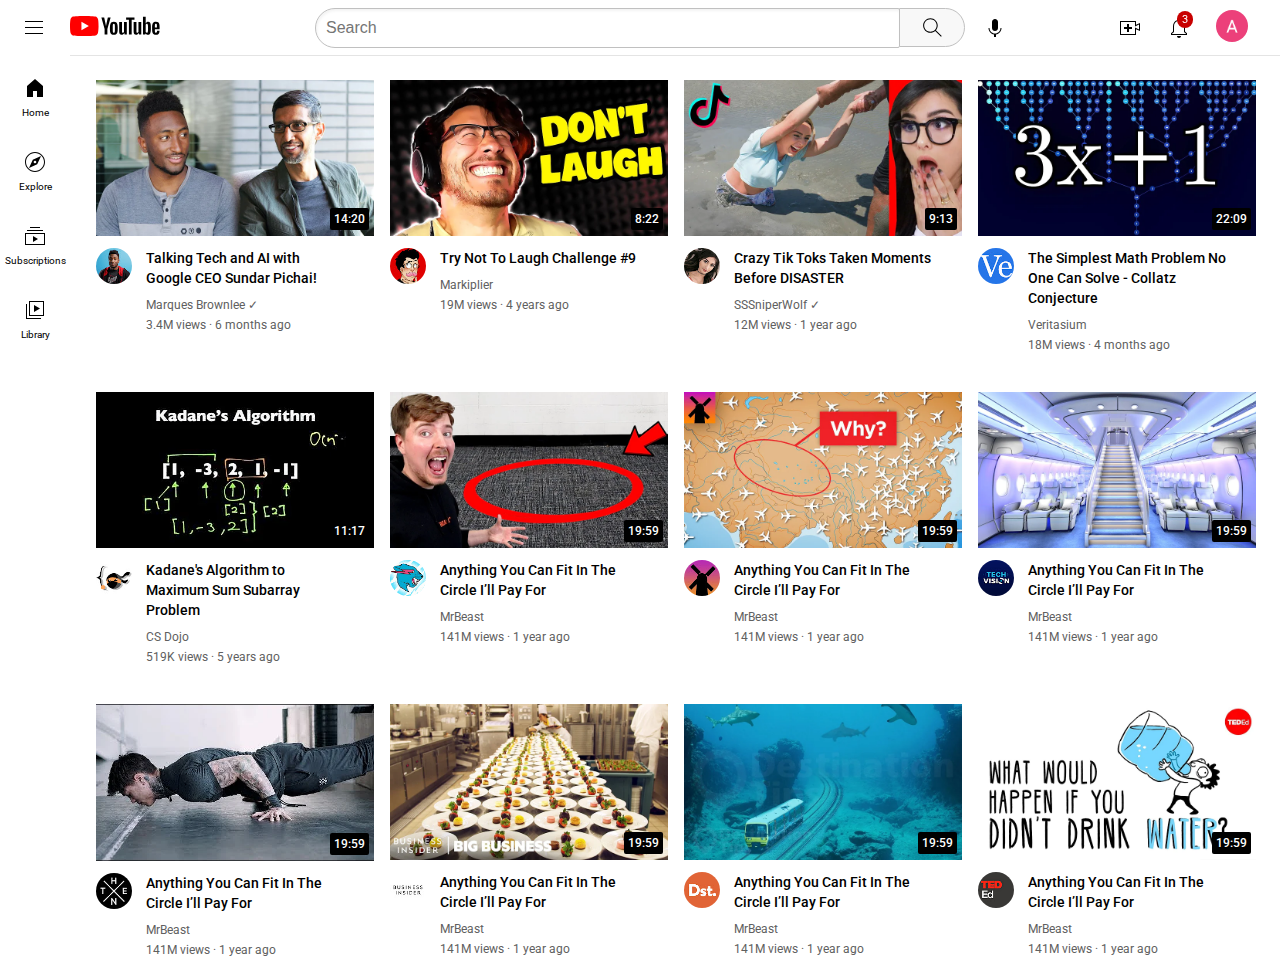
<file: index.html>
<!DOCTYPE html>
<html>

<head>
    <title>Youtube.com Clone</title>
    <link rel="preconnect" href="https://fonts.googleapis.com">
    <link rel="preconnect" href="https://fonts.gstatic.com" crossorigin>
    <link href="https://fonts.googleapis.com/css2?family=Roboto:wght@400;500;700&display=swap" rel="stylesheet">
    <link rel="stylesheet" href="video.css">
    <link rel="stylesheet" href="header.css " >
    <link rel="stylesheet" href="sidebar.css">
    <link rel="stylesheet" href="general.css">
</head>

<body>
    <!-- header begins -->
   
    <header class="header">
       
        <div class="left-section">

            <div class="menu-sweep">

            </div>
            
            <div class="menu-container">
                <img src="icons/hamburger-menu.svg" alt="" class="hamburger-menu">
               
            </div>
            <div class="youtube-logo-container">
                 <img src="icons/youtube-logo.svg" alt="" class="youtube-logo">
            </div>
           
          
        </div>
        <div class="middle-section"> 
            <!-- put position absolute inside position relative -->
            <input class="search-bar" type="text" placeholder="Search">
            <button class="search-button">
                <img src="icons/search.svg" alt="" class="search-icon">
                <div class="tooltip">Search</div>
            </button>
            <button class="voice-search-btn">
                <img src="icons/voice-search-icon.svg" alt="" class="voice-search-icon">
                <div class="tooltip">Search with your voice</div>
            </button>
            
        </div>
        <div class="right-section">
            <div class="upload-icon-container">
                <img src="icons/upload.svg" alt="" class="upload">
                <div class="tooltip"> Create </div>
            </div>
            <div class="notification-icon-container"> 
                <img src="icons/notifications.svg" alt="" class="notifications">
                <div class="notifications-count">3</div>
                <div class="tooltip">Notification</div>
            </div>
            <div class="account-container">
                <img src="thumbnails/unnamed.jpg" alt="" class="account">
            </div>

     
        </header>

  

    </div>

    <nav class="sidebar">
        <div class="sidebar-link">
            <img src="icons/home.svg" alt="">
            <div>Home</div>
        </div>
        <div class="sidebar-link">
            <img src="icons/explore.svg" alt="">
            <div>Explore</div>
        </div>
        <div class="sidebar-link">
            <img src="icons/subscriptions.svg" alt="">
            <div>Subscriptions</div>
        </div>
        </div>
        <div class="sidebar-link">
            <img src="icons/library.svg" alt="">
            <div>Library</div>
        </div>
    </nav>

    <!-- sidebar ends  -->

<main>  
    
<section class="video-grid">
    <div class="video-preview">
        <div class="thumbnail-row">
            <img class="thumbnail" src="thumbnails/thumbnail-1.webp">
             <div class="video-time">14:20</div>
        </div>
        <div class="video-info-grid">
            <div class="channel-picture">
                <img class="profile-picture" src="thumbnails/channel-1.jpeg">
            </div>
            <div class="video-info">
                <p class="video-title">
                    Talking Tech and AI with Google CEO Sundar Pichai!
                </p>
                <p class="video-author">
                    Marques Brownlee &#10003;
                </p>
                <p class="video-stats">
                    3.4M views &#183; 6 months ago
                </p>
            </div>
        </div>
    </div>

    <div class="video-preview">
        <div class="thumbnail-row">
            <img class="thumbnail" src="thumbnails/thumbnail-2.webp">
            <div class="video-time">8:22</div>
        </div>
        <div class="video-info-grid">
            <div class="channel-picture">
                <img class="profile-picture" src="thumbnails/channel-2.jpeg">
            </div>

            <div class="video-info">
                <p class="video-title">
                    Try Not To Laugh Challenge #9
                </p>
                <p class="video-author">
                    Markiplier
                </p>
                <p class="video-stats">
                    19M views &#183; 4 years ago
                </p>
            </div>
        </div>
    </div>

    <div class="video-preview">
        <div class="thumbnail-row">
            <img class="thumbnail" src="thumbnails/thumbnail-3.webp">
            <div class="video-time">9:13</div>
        </div>
        <div class="video-info-grid">
            <div class="channel-picture">
                <img class="profile-picture" src="thumbnails/channel-3.jpeg">
            </div>
            <div class="video-info">
                <p class="video-title">
                    Crazy Tik Toks Taken Moments Before DISASTER
                </p>
                <p class="video-author">
                    SSSniperWolf &#10003;
                </p>
                <p class="video-stats">
                    12M views &#183; 1 year ago
                </p>
            </div>
        </div>
    </div>
       
    <div class="video-preview">
        <div class="thumbnail-row">
            <img class="thumbnail" src="thumbnails/thumbnail-4.webp">
            <div class="video-time">22:09</div>
        </div>
        <div class="video-info-grid">
            <div class="channel-picture">
                <img class="profile-picture" src="thumbnails/channel-4.jpeg">
            </div>

            <div class="video-info">
                <p class="video-title">
                    The Simplest Math Problem No One Can Solve - Collatz Conjecture
                </p>
                <p class="video-author">
                    Veritasium
                </p>
                <p class="video-stats">
                    18M views &#183; 4 months ago
                </p>
            </div>
        </div>
    </div>

    <div class="video-preview">
        <div class="thumbnail-row">
            <img class="thumbnail" src="thumbnails/thumbnail-5.webp">
            <div class="video-time">11:17</div>
        </div>
        <div class="video-info-grid">
            <div class="channel-picture">
                <img class="profile-picture" src="thumbnails/channel-5.jpeg">
            </div>
            <div class="video-info">
                <p class="video-title">
                    Kadane's Algorithm to Maximum Sum Subarray Problem
                </p>
                <p class="video-author">
                    CS Dojo
                </p>
                <p class="video-stats">
                    519K views &#183; 5 years ago
                </p>
            </div>
        </div>
    </div>
       
    <div class="video-preview">
        <div class="thumbnail-row">
            <img class="thumbnail" src="thumbnails/thumbnail-6.webp">
            <div class="video-time">19:59</div>
        </div>
        <div class="video-info-grid">
            <div class="channel-picture">
                <img class="profile-picture" src="thumbnails/channel-6.jpeg">
            </div>

            <div class="video-info">
                <p class="video-title">
                    Anything You Can Fit In The Circle I’ll Pay For
                </p>
                <p class="video-author">
                    MrBeast
                </p>
                <p class="video-stats">
                    141M views · 1 year ago
                </p>
            </div>
        </div>
    </div>

    <div class="video-preview">
        <div class="thumbnail-row">
            <img class="thumbnail" src="thumbnails/thumbnail-7.webp">
            <div class="video-time">19:59</div>
        </div>
        <div class="video-info-grid">
            <div class="channel-picture">
                <img class="profile-picture" src="thumbnails/channel-7.jpeg">
            </div>

            <div class="video-info">
                <p class="video-title">
                    Anything You Can Fit In The Circle I’ll Pay For
                </p>
                <p class="video-author">
                    MrBeast
                </p>
                <p class="video-stats">
                    141M views · 1 year ago
                </p>
            </div>
        </div>
    </div>

    <div class="video-preview">
        <div class="thumbnail-row">
            <img class="thumbnail" src="thumbnails/thumbnail-8.webp">
            <div class="video-time">19:59</div>
        </div>
        <div class="video-info-grid">
            <div class="channel-picture">
                <img class="profile-picture" src="thumbnails/channel-8.jpeg">
            </div>

            <div class="video-info">
                <p class="video-title">
                    Anything You Can Fit In The Circle I’ll Pay For
                </p>
                <p class="video-author">
                    MrBeast
                </p>
                <p class="video-stats">
                    141M views · 1 year ago
                </p>
            </div>
        </div>
    </div>

    <div class="video-preview">
        <div class="thumbnail-row">
            <img class="thumbnail" src="thumbnails/thumbnail-9.webp">
            <div class="video-time">19:59</div>
        </div>
        <div class="video-info-grid">
            <div class="channel-picture">
                <img class="profile-picture" src="thumbnails/channel-9.jpeg">
            </div>

            <div class="video-info">
                <p class="video-title">
                    Anything You Can Fit In The Circle I’ll Pay For
                </p>
                <p class="video-author">
                    MrBeast
                </p>
                <p class="video-stats">
                    141M views · 1 year ago
                </p>
            </div>
        </div>
    </div>
    <div class="video-preview">
        <div class="thumbnail-row">
            <img class="thumbnail" src="thumbnails/thumbnail-10.webp">
            <div class="video-time">19:59</div>
        </div>
        <div class="video-info-grid">
            <div class="channel-picture">
                <img class="profile-picture" src="thumbnails/channel-10.jpeg">
            </div>

            <div class="video-info">
                <p class="video-title">
                    Anything You Can Fit In The Circle I’ll Pay For
                </p>
                <p class="video-author">
                    MrBeast
                </p>
                <p class="video-stats">
                    141M views · 1 year ago
                </p>
            </div>
        </div>
    </div>
    <div class="video-preview">
        <div class="thumbnail-row">
            <img class="thumbnail" src="thumbnails/thumbnail-11.webp">
            <div class="video-time">19:59</div>
        </div>
        <div class="video-info-grid">
            <div class="channel-picture">
                <img class="profile-picture" src="thumbnails/channel-11.jpeg">
            </div>

            <div class="video-info">
                <p class="video-title">
                    Anything You Can Fit In The Circle I’ll Pay For
                </p>
                <p class="video-author">
                    MrBeast
                </p>
                <p class="video-stats">
                    141M views · 1 year ago
                </p>
            </div>
        </div>
    </div>
    <div class="video-preview">
        <div class="thumbnail-row">
            <img class="thumbnail" src="thumbnails/thumbnail-12.webp">
            <div class="video-time">19:59</div>
        </div>
        <div class="video-info-grid">
            <div class="channel-picture">
                <img class="profile-picture" src="thumbnails/channel-12.jpeg">
            </div>

            <div class="video-info">
                <p class="video-title">
                    Anything You Can Fit In The Circle I’ll Pay For
                </p>
                <p class="video-author">
                    MrBeast
                </p>
                <p class="video-stats">
                    141M views · 1 year ago
                </p>
            </div>
        </div>
    </div>



</section>

</main>  
</body>

</html>
</file>
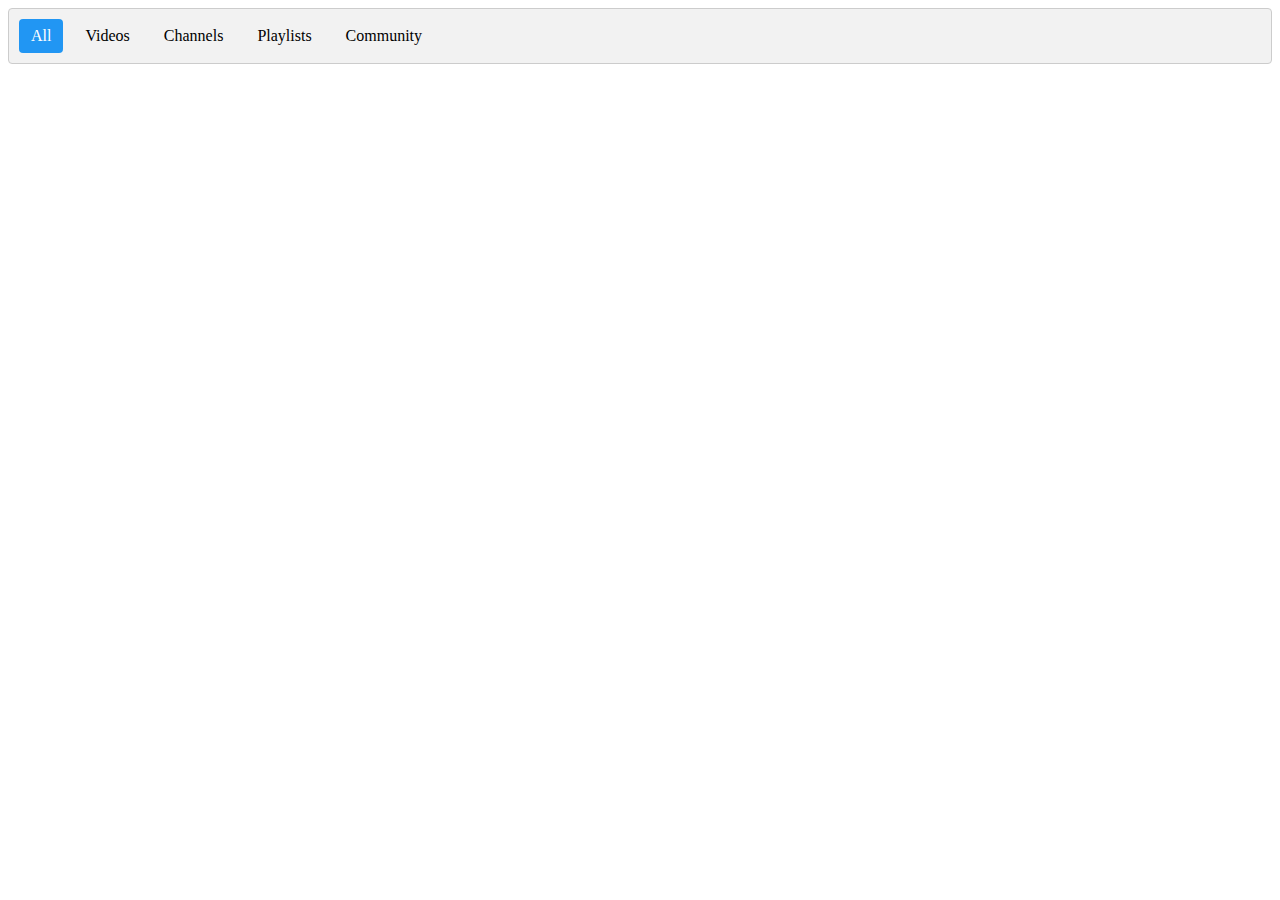
<file: filter-chip.html>
<!DOCTYPE html>
<html lang="en">
<head>
    <meta charset="UTF-8">
    <meta http-equiv="X-UA-Compatible" content="IE=edge">
    <meta name="viewport" content="width=device-width, initial-scale=1.0">
    <title>Document</title>
</head>
<body>
    <div class="filter-chip-bar">
        <ul>
          <li class="active">All</li>
          <li>Videos</li>
          <li>Channels</li>
          <li>Playlists</li>
          <li>Community</li>
        </ul>
      </div>
      <style>
        .filter-chip-bar {
  background-color: #f2f2f2;
  border: 1px solid #ccc;
  border-radius: 4px;
  padding: 10px;
  margin-bottom: 20px;
}

.filter-chip-bar ul {
  list-style-type: none;
  margin: 0;
  padding: 0;
  display: flex;
}

.filter-chip-bar li {
  padding: 8px 12px;
  border-radius: 4px;
  cursor: pointer;
  margin-right: 10px;
}

.filter-chip-bar li:hover {
  background-color: #e6e6e6;
}

.filter-chip-bar li.active {
  background-color: #2196f3;
  color: #fff;
}
      </style>

      <script>
        const filterButtons = document.querySelectorAll(".filter-chip-bar li");
const allButton = document.querySelector(".filter-chip-bar li:first-child");

function filterContent(e) {
  const selectedFilter = e.target.textContent.toLowerCase();
  const contentItems = document.querySelectorAll(".content-item");
  
  if (selectedFilter === "all") {
    contentItems.forEach(item => {
      item.style.display = "block";
    });
  } else {
    contentItems.forEach(item => {
      if (item.classList.contains(selectedFilter)) {
        item.style.display = "block";
      } else {
        item.style.display = "none";
      }
    });
  }

  filterButtons.forEach(button => {
    button.classList.remove("active");
  });

  e.target.classList.add("active");
}

filterButtons.forEach(button => {
  button.addEventListener("click", filterContent);
});

allButton.click();
      </script>
</body>
</html>
</file>
<file: video.css>
.thumbnail {
    width:100%;
}


.video-title {
    margin-top: 0px;
    font-size: 14px;
    font-weight: 500;
    line-height: 20px;
    margin-bottom: 10px;
}

.channel-picture {
    display: inline-block;
    width: 50px;
    vertical-align: top;
}

.video-info {
    display: inline-block;
    width: 200px;
}

.profile-picture {
    width: 36px;
    border-radius: 50px;
}

.thumbnail-row {
    margin-bottom: 8px;
    position: relative;
}

.video-author,
.video-stats {
    font-size: 12px;
    color: #606060;
}

.video-author {
    margin-bottom: 6px;
}

.video-info-grid {
    display: grid;
    grid-template-columns: 50px 1fr;
}
.video-grid{
    display:grid;
    grid-template-columns: 1fr 1fr 1fr;
    column-gap: 16px;
    row-gap: 40px;
}


@media(max-width:850px){
    .video-grid{
          grid-template-columns: 1fr 1fr;
    }
}
@media(min-width: 851px) and (max-width:999px){
   .video-grid{
    grid-template-columns: 1fr 1fr 1fr;
   } 
}
@media(min-width: 1000px){
    .video-grid{
        grid-template-columns: 1fr 1fr 1fr 1fr;
    }
}

.video-time{
    background-color: black;
    color:white;
    position: absolute;
    bottom:10px;
    right:5px;
    font-size: 12px;
    font-weight: 500;
    padding:4px;
    border-radius: 2px;
}
</file>
<file: header.css>
.header{
    height: 55px;
    display: flex;
    flex-direction: row;
    justify-content: space-between;

    position:fixed;
    top:0;
    left:0;
    right:0;
    z-index:100;
    
    background-color: white;
    border-bottom-width: 1px;
    border-bottom-style:solid;
    border-color: rgb(228,228,228) ;
}
.left-section{  
    display: flex;
    justify-content: center;
    align-items:center;
    margin-right: 23px;
}
.menu-container{
    height:40px;
    width:40px;
    padding:8px;
    box-sizing: border-box;
} 

.menu-container:hover{
     background-color: rgb(239, 239, 239);
     border-radius: 20px;

}
.hamburger-menu{
    height:24px;
    vertical-align: middle;
    /* margin-left: 23px;
    margin-right: 10px;  */
    
}
.menu-sweep{
    height:100vh;
    visibility: hidden;
    /* background-color: red; */
    
    width:14px;
    
    }


.youtube-logo{
    height:24px;
    width:90px;
    padding: 18px 14px 18px 16px;
}

.middle-section{
    
    display: flex;
    flex:1;
    align-items: center;
    margin-left: 50px;
    margin-right:35px;
    max-width: 700px;
}
.search-bar{
    flex:1;
    height: 36px;
    padding-left: 10px;
    font-size: 15px;
    border:1px solid  rgb(192, 192, 192);
    border-radius: 2px;
    box-shadow: inset 1px 2px 3px rgba(0, 0, 0, 0.05) ;
    width:0;
    border-start-start-radius: 20px;
    border-end-start-radius: 20px;
}
.search-bar::placeholder{
    font-size: 16px;
}
.search-button{
    height:39px;
    width: 66px;
    background-color: rgb(248,248,248) ;
    border-style:solid;
    border-width: 1px;
    border-style:solid;
    border-color: rgb(192, 192, 192);
    margin-left: -1px;
    margin-right: 10px;
    border-end-end-radius: 20px;
    border-start-end-radius: 20px;
}
.search-button::after{
    border-color:blue;
    border-width: 1px;
}
.search-button, 
.voice-search-btn,
.upload-icon-container,
.youtube-apps-icon-container,
.notification-icon-container{
    display: flex;
    justify-content: center;
    align-items: center;
    position: relative;
}
.search-button .tooltip,
.voice-search-btn .tooltip,
.upload-icon-container .tooltip,
.youtube-apps-icon-container .tooltip,
.notification-icon-container .tooltip
{
    position: absolute;
    background-color: gray;
    color:white;
    padding:4px 8px;
    border-radius: 2px;
    font-size: 12px;
    bottom: -30px;
    opacity:0;
    transition: opacity 0.15s;
    pointer-events: none;
    white-space: nowrap;
}
.search-button:hover .tooltip,
.voice-search-btn:hover .tooltip,
.upload-icon-container:hover .tooltip,
.youtube-apps-icon-container:hover .tooltip,
.notification-icon-container:hover .tooltip{
    opacity:1;
}
.search-icon{
    height: 25px;
}
.voice-search-btn{
    height:40px;
    width: 40px;
    border-radius: 20px;
    border:none;
    background-color: white;
}
.voice-search-btn:hover{
background-color: rgb(245, 245, 245); ;
}

.voice-search-icon{
    height: 24px;
}
.right-section{ 
    width:130px;
    margin-right: 32px;
    display: flex;
    justify-content: space-between;
    align-items: center;
    flex-shrink: 0;
}
.upload , .youtube-apps , .notifications{
    height: 24px;
}

.notification-icon-container{
    position: relative;
}
.notifications-count{
    position: absolute;
    top:-5px;
    right:-2px;
    background-color: rgb(200,0,0);
    color:white;
    font-size: 11px;
    padding: 2px 5px;
    border-radius: 10px;
}
.account{
    border:none;
    height: 32px;
    border-radius: 16px;
}
</file>
<file: sidebar.css>
.sidebar{
 position: fixed;
 left:0;
 bottom:0;
 top:55px;
 background-color: white;
 width:70px;
 z-index:200;
 padding-top: 5px;
}
.sidebar-link{
    background-color: white;
    height: 74px;
    display: flex;
    justify-content: center;
    align-items: center;
    flex-direction: column;
    cursor: pointer;
}
.sidebar-link:hover{
    background-color: rgb(245,245,245);
    border-radius: 15px;
}

.sidebar-link img{
    height: 24px;
    margin-bottom: 7px;
}
.sidebar-link div{
    font-size: 10px;
    
}
</file>
<file: general.css>
p {
    font-family: Roboto, Arial;
    margin-top: 0;
    margin-bottom: 0;
}

body{
    margin:0;
    padding-top: 80px;
    padding-left: 96px;
    padding-right: 24px ;
    /* background-color: rgb(248,248,248); */
    background-color: white;
    font-family: Roboto, Arial;
}
</file>
